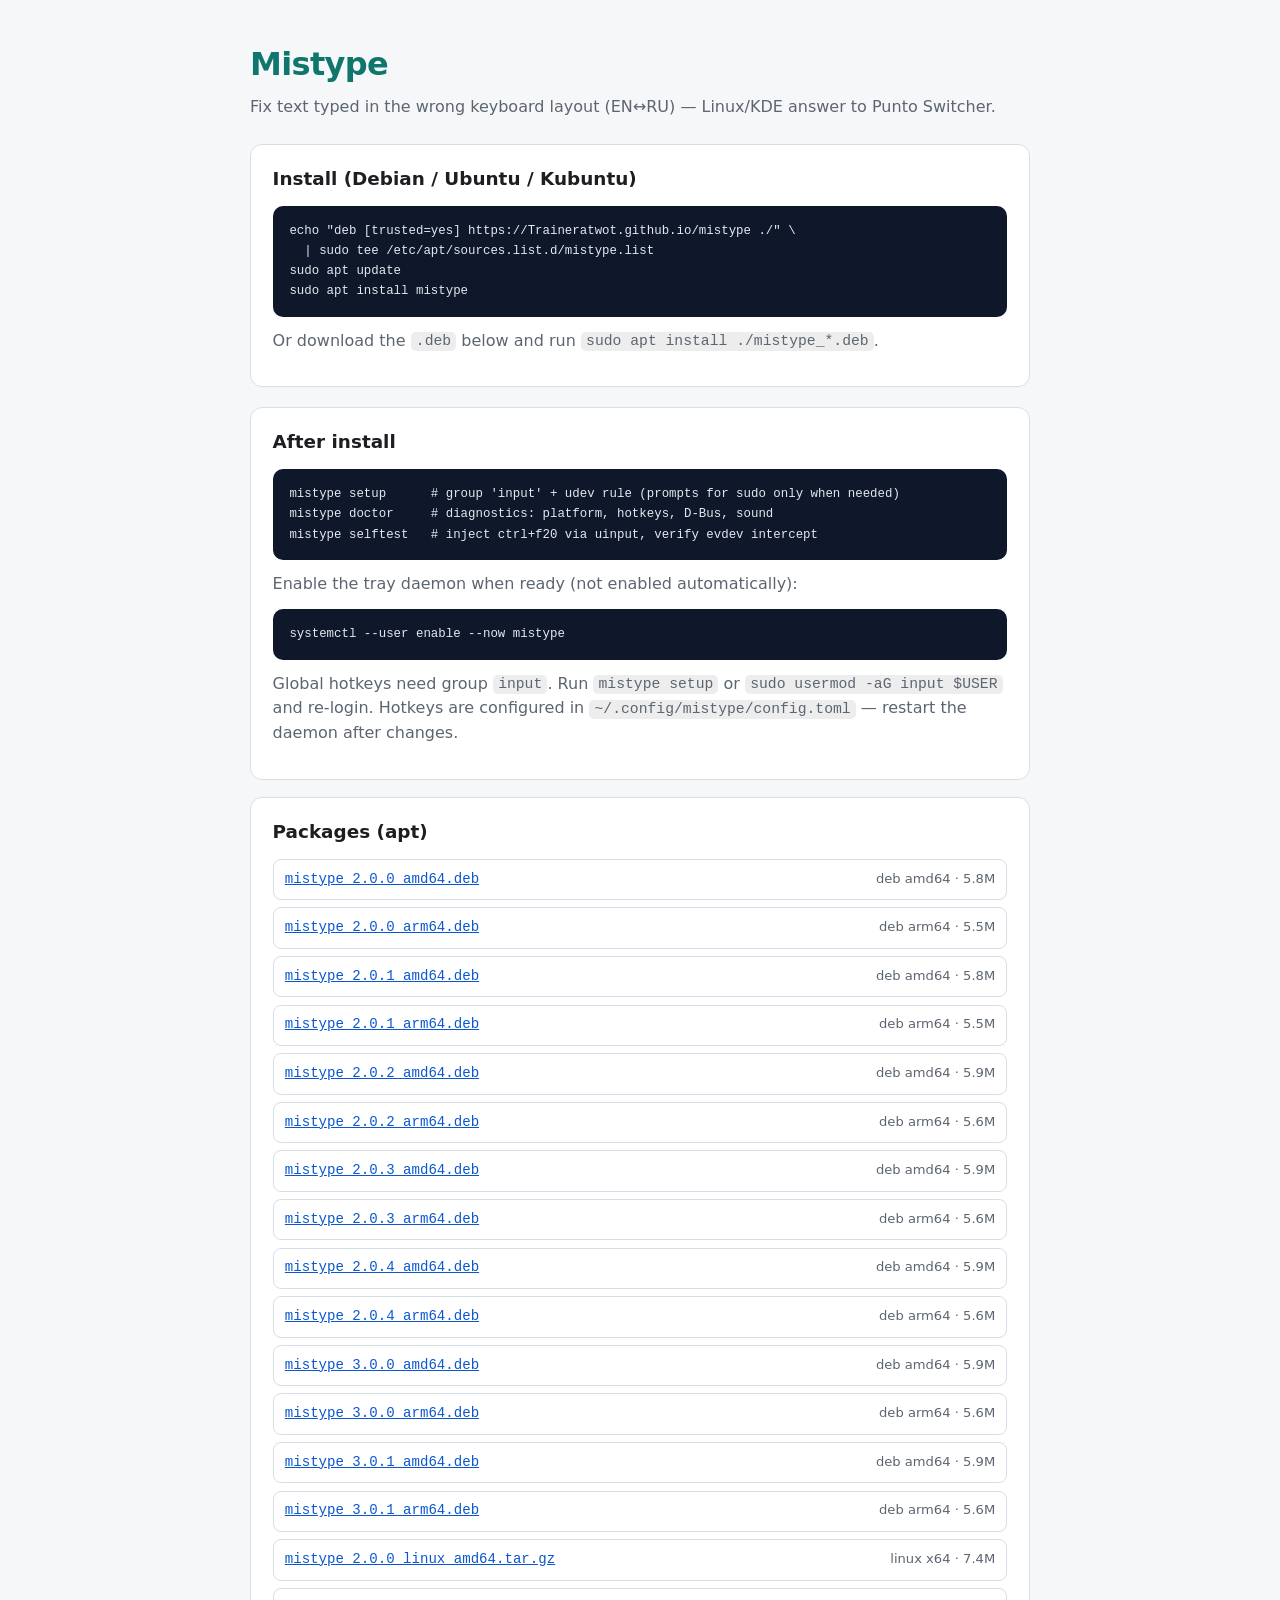
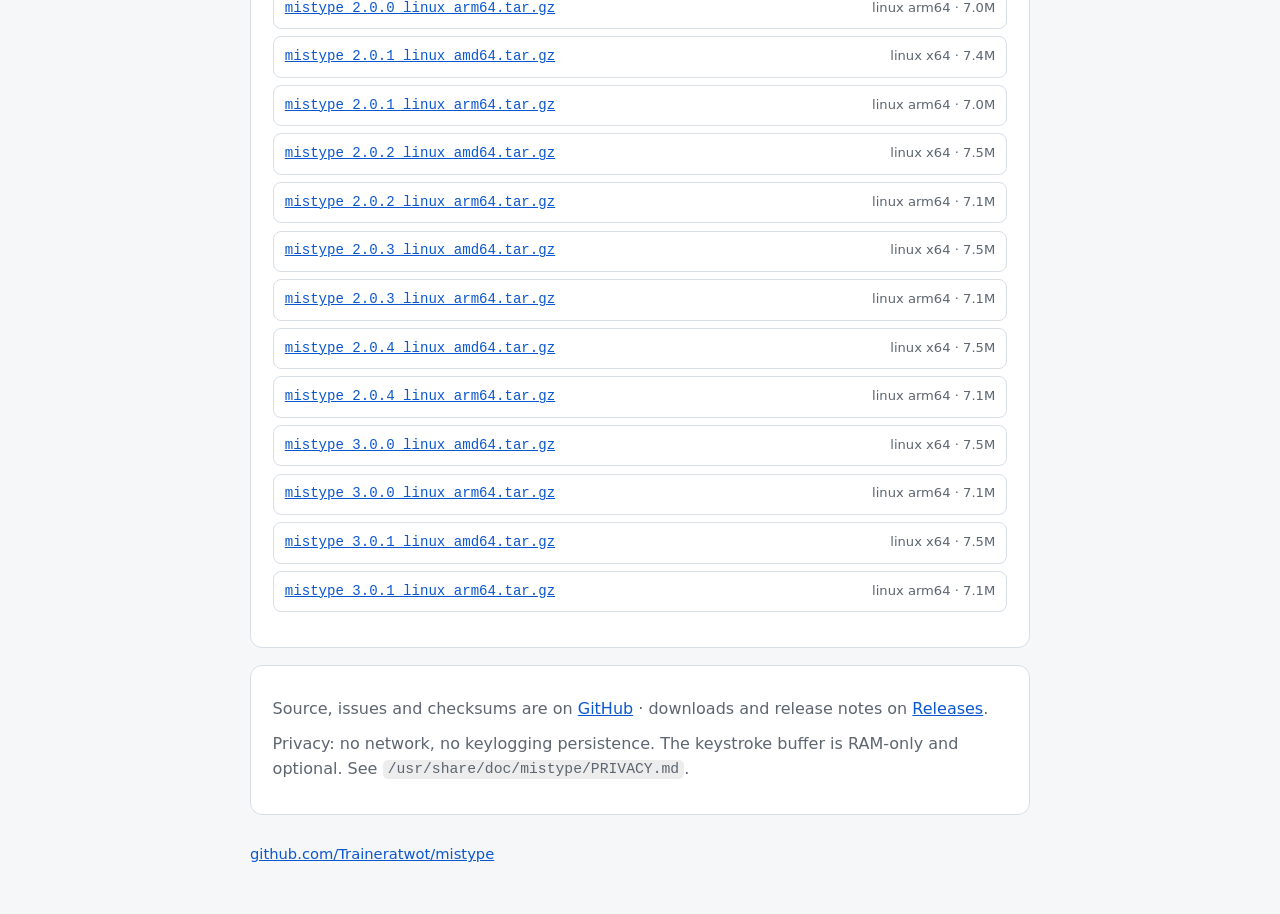
<file: index.html>
<!DOCTYPE html>
<html lang="en">
<head>
  <meta charset="utf-8">
  <meta name="viewport" content="width=device-width, initial-scale=1">
  <title>Mistype — apt repository</title>
  <link rel="stylesheet" href="style.css">
</head>
<body>
  <main class="wrap">
    <header>
      <h1>Mistype</h1>
      <p class="tagline">Fix text typed in the wrong keyboard layout (EN↔RU) — Linux/KDE answer to Punto Switcher.</p>
    </header>

    <section class="intro">
      <h2>Install (Debian / Ubuntu / Kubuntu)</h2>
      <pre><code>echo "deb [trusted=yes] https://Traineratwot.github.io/mistype ./" \
  | sudo tee /etc/apt/sources.list.d/mistype.list
sudo apt update
sudo apt install mistype</code></pre>
      <p class="muted">Or download the <code>.deb</code> below and run
        <code>sudo apt install ./mistype_*.deb</code>.</p>
    </section>

    <section>
      <h2>After install</h2>
      <pre><code>mistype setup      # group 'input' + udev rule (prompts for sudo only when needed)
mistype doctor     # diagnostics: platform, hotkeys, D-Bus, sound
mistype selftest   # inject ctrl+f20 via uinput, verify evdev intercept</code></pre>
      <p class="muted">Enable the tray daemon when ready (not enabled automatically):</p>
      <pre><code>systemctl --user enable --now mistype</code></pre>
      <p class="muted">Global hotkeys need group <code>input</code>. Run
        <code>mistype setup</code> or <code>sudo usermod -aG input $USER</code>
        and re-login. Hotkeys are configured in
        <code>~/.config/mistype/config.toml</code> — restart the daemon after changes.</p>
    </section>

    <section>
      <h2>Packages (apt)</h2>
      <ul class="packages">
<li><a class="name" href="pool/mistype_2.0.0_amd64.deb">mistype_2.0.0_amd64.deb</a><span class="meta">deb amd64 · 5.8M</span></li>
<li><a class="name" href="pool/mistype_2.0.0_arm64.deb">mistype_2.0.0_arm64.deb</a><span class="meta">deb arm64 · 5.5M</span></li>
<li><a class="name" href="pool/mistype_2.0.1_amd64.deb">mistype_2.0.1_amd64.deb</a><span class="meta">deb amd64 · 5.8M</span></li>
<li><a class="name" href="pool/mistype_2.0.1_arm64.deb">mistype_2.0.1_arm64.deb</a><span class="meta">deb arm64 · 5.5M</span></li>
<li><a class="name" href="pool/mistype_2.0.2_amd64.deb">mistype_2.0.2_amd64.deb</a><span class="meta">deb amd64 · 5.9M</span></li>
<li><a class="name" href="pool/mistype_2.0.2_arm64.deb">mistype_2.0.2_arm64.deb</a><span class="meta">deb arm64 · 5.6M</span></li>
<li><a class="name" href="pool/mistype_2.0.3_amd64.deb">mistype_2.0.3_amd64.deb</a><span class="meta">deb amd64 · 5.9M</span></li>
<li><a class="name" href="pool/mistype_2.0.3_arm64.deb">mistype_2.0.3_arm64.deb</a><span class="meta">deb arm64 · 5.6M</span></li>
<li><a class="name" href="pool/mistype_2.0.4_amd64.deb">mistype_2.0.4_amd64.deb</a><span class="meta">deb amd64 · 5.9M</span></li>
<li><a class="name" href="pool/mistype_2.0.4_arm64.deb">mistype_2.0.4_arm64.deb</a><span class="meta">deb arm64 · 5.6M</span></li>
<li><a class="name" href="pool/mistype_3.0.0_amd64.deb">mistype_3.0.0_amd64.deb</a><span class="meta">deb amd64 · 5.9M</span></li>
<li><a class="name" href="pool/mistype_3.0.0_arm64.deb">mistype_3.0.0_arm64.deb</a><span class="meta">deb arm64 · 5.6M</span></li>
<li><a class="name" href="pool/mistype_3.0.1_amd64.deb">mistype_3.0.1_amd64.deb</a><span class="meta">deb amd64 · 5.9M</span></li>
<li><a class="name" href="pool/mistype_3.0.1_arm64.deb">mistype_3.0.1_arm64.deb</a><span class="meta">deb arm64 · 5.6M</span></li>
<li><a class="name" href="downloads/mistype_2.0.0_linux_amd64.tar.gz">mistype_2.0.0_linux_amd64.tar.gz</a><span class="meta">linux x64 · 7.4M</span></li>
<li><a class="name" href="downloads/mistype_2.0.0_linux_arm64.tar.gz">mistype_2.0.0_linux_arm64.tar.gz</a><span class="meta">linux arm64 · 7.0M</span></li>
<li><a class="name" href="downloads/mistype_2.0.1_linux_amd64.tar.gz">mistype_2.0.1_linux_amd64.tar.gz</a><span class="meta">linux x64 · 7.4M</span></li>
<li><a class="name" href="downloads/mistype_2.0.1_linux_arm64.tar.gz">mistype_2.0.1_linux_arm64.tar.gz</a><span class="meta">linux arm64 · 7.0M</span></li>
<li><a class="name" href="downloads/mistype_2.0.2_linux_amd64.tar.gz">mistype_2.0.2_linux_amd64.tar.gz</a><span class="meta">linux x64 · 7.5M</span></li>
<li><a class="name" href="downloads/mistype_2.0.2_linux_arm64.tar.gz">mistype_2.0.2_linux_arm64.tar.gz</a><span class="meta">linux arm64 · 7.1M</span></li>
<li><a class="name" href="downloads/mistype_2.0.3_linux_amd64.tar.gz">mistype_2.0.3_linux_amd64.tar.gz</a><span class="meta">linux x64 · 7.5M</span></li>
<li><a class="name" href="downloads/mistype_2.0.3_linux_arm64.tar.gz">mistype_2.0.3_linux_arm64.tar.gz</a><span class="meta">linux arm64 · 7.1M</span></li>
<li><a class="name" href="downloads/mistype_2.0.4_linux_amd64.tar.gz">mistype_2.0.4_linux_amd64.tar.gz</a><span class="meta">linux x64 · 7.5M</span></li>
<li><a class="name" href="downloads/mistype_2.0.4_linux_arm64.tar.gz">mistype_2.0.4_linux_arm64.tar.gz</a><span class="meta">linux arm64 · 7.1M</span></li>
<li><a class="name" href="downloads/mistype_3.0.0_linux_amd64.tar.gz">mistype_3.0.0_linux_amd64.tar.gz</a><span class="meta">linux x64 · 7.5M</span></li>
<li><a class="name" href="downloads/mistype_3.0.0_linux_arm64.tar.gz">mistype_3.0.0_linux_arm64.tar.gz</a><span class="meta">linux arm64 · 7.1M</span></li>
<li><a class="name" href="downloads/mistype_3.0.1_linux_amd64.tar.gz">mistype_3.0.1_linux_amd64.tar.gz</a><span class="meta">linux x64 · 7.5M</span></li>
<li><a class="name" href="downloads/mistype_3.0.1_linux_arm64.tar.gz">mistype_3.0.1_linux_arm64.tar.gz</a><span class="meta">linux arm64 · 7.1M</span></li>
</ul>

    </section>

    <section>
      <p class="muted">Source, issues and checksums are on
        <a href="https://github.com/Traineratwot/mistype">GitHub</a> ·
        downloads and release notes on
        <a href="https://github.com/Traineratwot/mistype/releases">Releases</a>.</p>
      <p class="muted">Privacy: no network, no keylogging persistence. The keystroke buffer is
        RAM-only and optional. See <code>/usr/share/doc/mistype/PRIVACY.md</code>.</p>
    </section>

    <footer>
      <a href="https://github.com/Traineratwot/mistype">github.com/Traineratwot/mistype</a>
    </footer>
  </main>
</body>
</html>
</file>
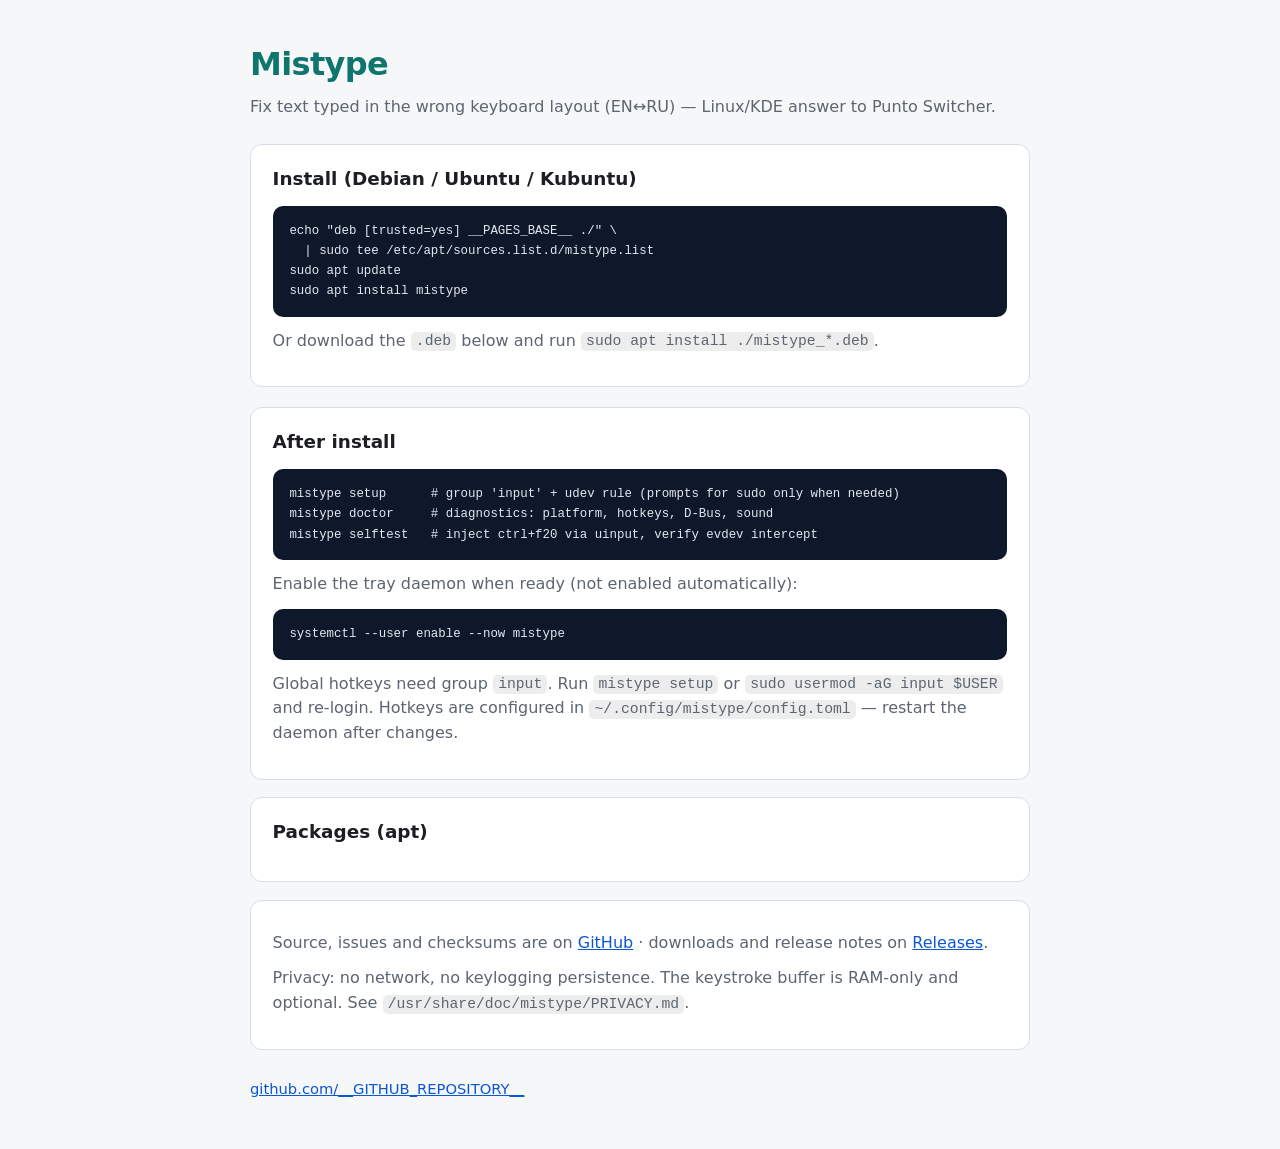
<file: pages/index.html>
<!DOCTYPE html>
<html lang="en">
<head>
  <meta charset="utf-8">
  <meta name="viewport" content="width=device-width, initial-scale=1">
  <title>Mistype — apt repository</title>
  <link rel="stylesheet" href="style.css">
</head>
<body>
  <main class="wrap">
    <header>
      <h1>Mistype</h1>
      <p class="tagline">Fix text typed in the wrong keyboard layout (EN↔RU) — Linux/KDE answer to Punto Switcher.</p>
    </header>

    <section class="intro">
      <h2>Install (Debian / Ubuntu / Kubuntu)</h2>
      <pre><code>echo "deb [trusted=yes] __PAGES_BASE__ ./" \
  | sudo tee /etc/apt/sources.list.d/mistype.list
sudo apt update
sudo apt install mistype</code></pre>
      <p class="muted">Or download the <code>.deb</code> below and run
        <code>sudo apt install ./mistype_*.deb</code>.</p>
    </section>

    <section>
      <h2>After install</h2>
      <pre><code>mistype setup      # group 'input' + udev rule (prompts for sudo only when needed)
mistype doctor     # diagnostics: platform, hotkeys, D-Bus, sound
mistype selftest   # inject ctrl+f20 via uinput, verify evdev intercept</code></pre>
      <p class="muted">Enable the tray daemon when ready (not enabled automatically):</p>
      <pre><code>systemctl --user enable --now mistype</code></pre>
      <p class="muted">Global hotkeys need group <code>input</code>. Run
        <code>mistype setup</code> or <code>sudo usermod -aG input $USER</code>
        and re-login. Hotkeys are configured in
        <code>~/.config/mistype/config.toml</code> — restart the daemon after changes.</p>
    </section>

    <section>
      <h2>Packages (apt)</h2>
      <!-- PACKAGES -->
    </section>

    <section>
      <p class="muted">Source, issues and checksums are on
        <a href="https://github.com/__GITHUB_REPOSITORY__">GitHub</a> ·
        downloads and release notes on
        <a href="https://github.com/__GITHUB_REPOSITORY__/releases">Releases</a>.</p>
      <p class="muted">Privacy: no network, no keylogging persistence. The keystroke buffer is
        RAM-only and optional. See <code>/usr/share/doc/mistype/PRIVACY.md</code>.</p>
    </section>

    <footer>
      <a href="https://github.com/__GITHUB_REPOSITORY__">github.com/__GITHUB_REPOSITORY__</a>
    </footer>
  </main>
</body>
</html>
</file>
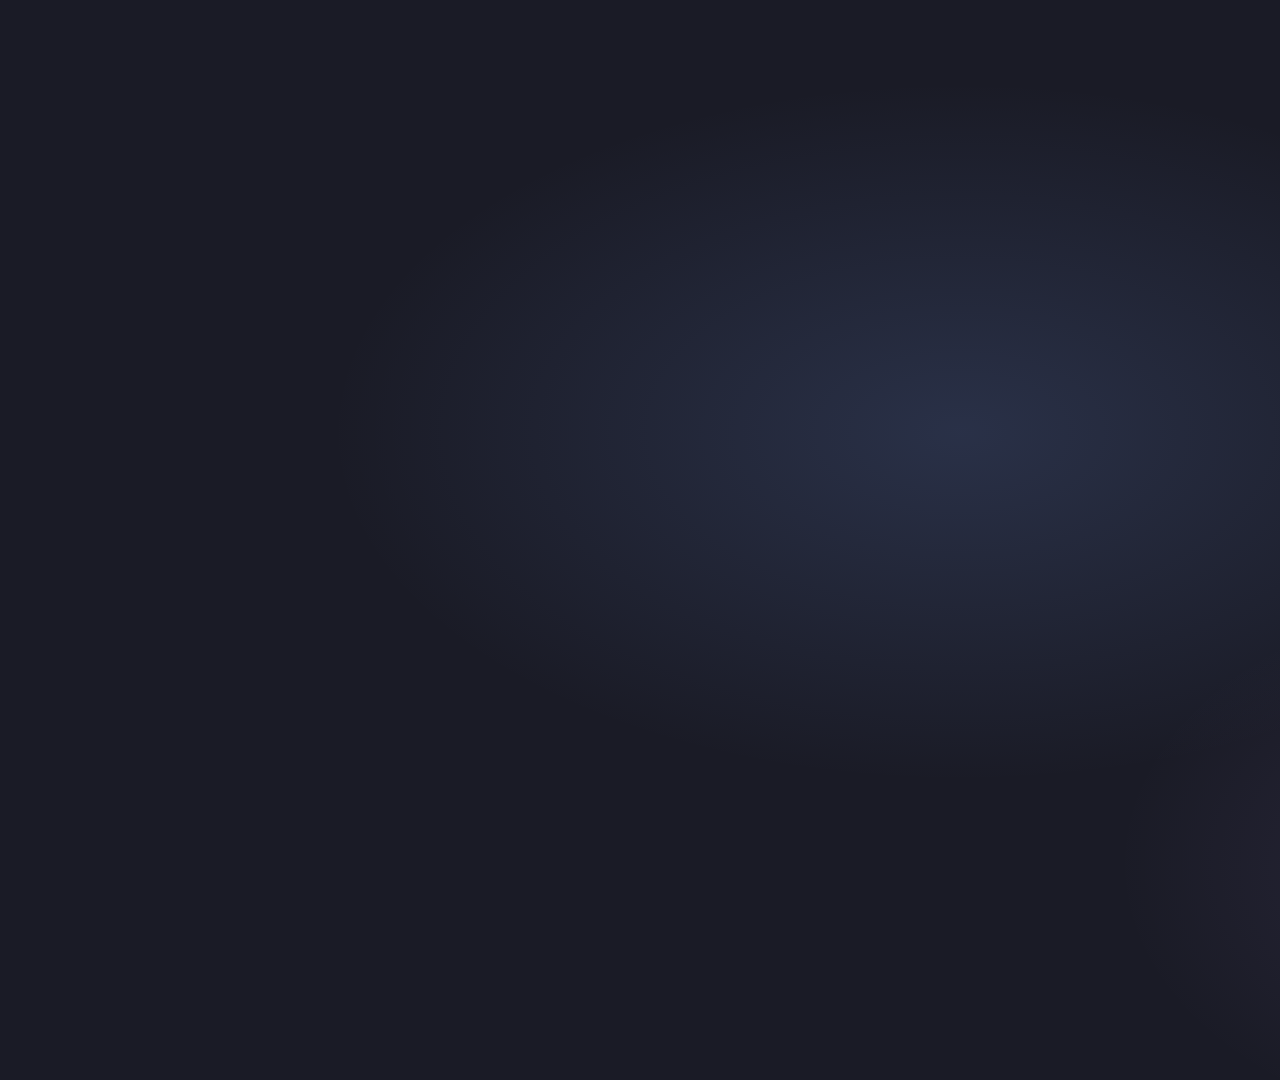
<file: demo/mistype-demo.html>
<!DOCTYPE html>
<html lang="ru">
<head>
<meta charset="utf-8">
<title>Mistype demo</title>
<style>
  :root {
    --bg: #1a1b26;
    --bg2: #16161e;
    --panel: #24283b;
    --panel2: #2a2f45;
    --ink: #c0caf5;
    --dim: #787c99;
    --accent: #7aa2f7;
    --green: #9ece6a;
    --yellow: #e0af68;
    --purple: #bb9af7;
    --selection: rgba(122, 162, 247, 0.35);
    --shadow: 0 18px 50px rgba(0,0,0,0.45);
  }
  * { box-sizing: border-box; margin: 0; padding: 0; }
  html, body {
    width: 1920px; height: 1080px; overflow: hidden;
    background: var(--bg);
    color: var(--ink);
    font-family: "Noto Sans", "DejaVu Sans", "Segoe UI", system-ui, sans-serif;
    -webkit-font-smoothing: antialiased;
  }
  #stage { position: relative; width: 1920px; height: 1080px; overflow: hidden; }

  .panel {
    background: linear-gradient(180deg, var(--panel) 0%, var(--panel2) 100%);
    border: 1px solid rgba(255,255,255,0.07);
    border-radius: 16px;
    box-shadow: var(--shadow);
  }
  .titlebar {
    display: flex; align-items: center; gap: 12px;
    padding: 14px 18px;
    border-bottom: 1px solid rgba(255,255,255,0.06);
    color: var(--dim);
    font-size: 18px;
  }
  .dots { display: flex; gap: 8px; }
  .dots i { width: 12px; height: 12px; border-radius: 50%; display: block; }
  .dots i:nth-child(1) { background: #f7768e; }
  .dots i:nth-child(2) { background: #e0af68; }
  .dots i:nth-child(3) { background: #9ece6a; }

  .scene {
    position: absolute; inset: 0;
    opacity: 0; visibility: hidden;
  }
  .scene.on { opacity: 1; visibility: visible; }

  /* ---------- intro / outro ---------- */
  .center-wrap {
    position: absolute; inset: 0;
    display: flex; flex-direction: column;
    align-items: center; justify-content: center;
    gap: 28px;
    background:
      radial-gradient(ellipse 900px 500px at 50% 40%, rgba(122,162,247,0.16), transparent 70%),
      radial-gradient(ellipse 600px 400px at 80% 80%, rgba(187,154,247,0.10), transparent 70%),
      var(--bg);
  }
  .logo-orb {
    width: 220px; height: 220px;
    border-radius: 52px;
    display: flex; align-items: center; justify-content: center;
    background: radial-gradient(circle at 35% 30%, rgba(122,162,247,0.28), rgba(187,154,247,0.12) 60%, transparent 75%);
    filter: drop-shadow(0 22px 50px rgba(122,162,247,0.35));
  }
  .logo-orb svg { width: 200px; height: 200px; display: block; }
  .center-wrap h1 {
    font-size: 84px; font-weight: 800; letter-spacing: -2px;
    background: linear-gradient(90deg, #c0caf5, #7dcfff);
    -webkit-background-clip: text; background-clip: text; color: transparent;
  }
  .center-wrap .sub {
    font-size: 30px; color: var(--dim); text-align: center; line-height: 1.4;
    max-width: 1000px;
  }
  .center-wrap .sub b { color: var(--ink); font-weight: 600; }

  /* ---------- desk / editor ---------- */
  .desk {
    position: absolute; inset: 0;
    background:
      radial-gradient(ellipse 1000px 600px at 70% 20%, rgba(122,162,247,0.12), transparent 60%),
      linear-gradient(160deg, #1f2335 0%, #16161e 55%, #1a1b26 100%);
  }
  .window {
    position: absolute;
    left: 140px; top: 140px;
    width: 1180px; height: 680px;
  }
  .editor-body {
    padding: 40px 44px;
    font-family: "DejaVu Sans Mono", "JetBrains Mono", "Noto Sans Mono", monospace;
    font-size: 36px;
    line-height: 1.85;
    color: #a9b1d6;
  }
  .ln { display: flex; gap: 28px; min-height: 1.85em; }
  .ln .num { color: #4a5070; min-width: 36px; text-align: right; user-select: none; }
  .typed { white-space: pre-wrap; min-height: 1.85em; }
  .sel {
    background: var(--selection);
    border-radius: 4px;
    padding: 2px 4px;
    box-shadow: 0 0 0 1px rgba(122,162,247,0.45);
  }
  .caret {
    display: inline-block;
    width: 3px; height: 1.05em;
    background: var(--accent);
    vertical-align: text-bottom;
    margin-left: 2px;
    opacity: 0;
  }
  .caret.blink { opacity: 1; }

  /* side caption */
  .caption {
    position: absolute;
    left: 1380px; top: 200px;
    width: 420px;
    padding: 28px 30px;
    border-radius: 18px;
    background: rgba(36, 40, 59, 0.92);
    border: 1px solid rgba(255,255,255,0.08);
    box-shadow: var(--shadow);
  }
  .caption .kicker {
    font-size: 15px; letter-spacing: 2px; text-transform: uppercase;
    color: var(--accent); margin-bottom: 12px; font-weight: 700;
  }
  .caption h2 {
    font-size: 34px; line-height: 1.25; margin-bottom: 12px; font-weight: 700;
  }
  .caption p {
    font-size: 21px; line-height: 1.45; color: var(--dim);
  }
  .caption p b { color: var(--ink); font-weight: 600; }

  /* hotkey chip */
  .hotkey {
    position: absolute;
    left: 1380px; top: 620px;
    width: 420px;
    padding: 22px 24px;
    border-radius: 16px;
    background: rgba(22, 22, 30, 0.95);
    border: 1px solid rgba(122,162,247,0.35);
    box-shadow: 0 12px 40px rgba(0,0,0,0.35);
    opacity: 0;
  }
  .hotkey .label {
    font-size: 14px; letter-spacing: 1.5px; text-transform: uppercase;
    color: var(--dim); margin-bottom: 14px;
  }
  .keys { display: flex; flex-wrap: wrap; gap: 10px; align-items: center; }
  .key {
    min-width: 64px;
    padding: 12px 16px;
    border-radius: 12px;
    background: linear-gradient(180deg, #2f3550, #24283b);
    border: 1px solid rgba(255,255,255,0.12);
    border-bottom-width: 3px;
    color: var(--ink);
    font-family: "DejaVu Sans Mono", monospace;
    font-size: 22px;
    font-weight: 600;
    text-align: center;
  }
  .key.down {
    transform: translateY(2px);
    background: linear-gradient(180deg, #7aa2f7, #5d82d8);
    color: #16161e;
    border-color: #9bb7f8;
  }
  .plus { color: var(--dim); font-size: 22px; font-weight: 600; }

  /* taskbar / tray */
  .taskbar {
    position: absolute;
    left: 0; right: 0; bottom: 0;
    height: 64px;
    background: rgba(22, 22, 30, 0.92);
    border-top: 1px solid rgba(255,255,255,0.06);
    display: flex; align-items: center;
    padding: 0 28px;
    justify-content: flex-end;
    gap: 18px;
    z-index: 20;
  }
  .tray-icon {
    width: 40px; height: 40px; border-radius: 10px;
    display: flex; align-items: center; justify-content: center;
    position: relative;
    background: rgba(255,255,255,0.04);
  }
  .tray-icon svg { width: 34px; height: 34px; display: block; }
  .tray-icon.flash {
    box-shadow: 0 0 0 5px rgba(224,175,104,0.40), 0 0 28px rgba(224,175,104,0.75);
    background: rgba(224,175,104,0.18);
  }
  .tray-icon.busy {
    box-shadow: 0 0 0 5px rgba(224,175,104,0.35), 0 0 28px rgba(224,175,104,0.65);
    background: rgba(224,175,104,0.16);
  }
  .tray-icon.busy svg { filter: sepia(1) saturate(2.2) hue-rotate(-10deg) brightness(1.05); }
  .clock {
    color: var(--dim); font-size: 18px; font-variant-numeric: tabular-nums;
    min-width: 72px;
  }

  /* outro */
  .outro-wrap {
    position: absolute; inset: 0;
    display: flex; flex-direction: column;
    align-items: center; justify-content: center;
    gap: 36px;
    background:
      radial-gradient(ellipse 900px 500px at 50% 35%, rgba(187,154,247,0.14), transparent 70%),
      var(--bg);
  }
  .outro-wrap h1 {
    font-size: 64px; font-weight: 800; letter-spacing: -1.5px;
  }
  .cheat {
    display: grid;
    grid-template-columns: 1fr 1fr;
    gap: 16px 40px;
    width: 1100px;
  }
  .cheat-row {
    display: flex; align-items: center; justify-content: space-between;
    padding: 20px 26px;
    background: rgba(36, 40, 59, 0.85);
    border: 1px solid rgba(255,255,255,0.08);
    border-radius: 14px;
  }
  .cheat-row .what { font-size: 24px; color: var(--ink); }
  .cheat-row .combo { display: flex; gap: 8px; }
  .cheat-row .key {
    min-width: 48px; padding: 8px 12px; font-size: 18px; border-radius: 10px;
  }
  .outro-note { font-size: 22px; color: var(--dim); }
  .outro-note b { color: var(--accent); font-weight: 600; }

  #progress {
    position: absolute; left: 0; top: 0; height: 5px; width: 0;
    background: linear-gradient(90deg, #7aa2f7, #bb9af7, #7dcfff);
    z-index: 50;
    opacity: 0.85;
  }
</style>
</head>
<body>
<!-- shared icon: assets/icons/mistype.svg -->
<svg width="0" height="0" style="position:absolute" aria-hidden="true">
  <symbol id="mistype-icon" viewBox="0 0 64 64">
    <rect x="4" y="12" width="56" height="40" rx="8" fill="#2b2e3b"/>
    <rect x="8" y="16" width="48" height="32" rx="6" fill="#3d4254"/>
    <rect x="12" y="22" width="14" height="10" rx="2" fill="#5b9cff"/>
    <rect x="38" y="22" width="14" height="10" rx="2" fill="#ff7a59"/>
    <path d="M28 27h8m0 0l-3-3m3 3l-3 3" stroke="#e8eaf0" stroke-width="2" fill="none" stroke-linecap="round" stroke-linejoin="round"/>
    <path d="M36 37h-8m0 0l3-3m-3 3l3 3" stroke="#e8eaf0" stroke-width="2" fill="none" stroke-linecap="round" stroke-linejoin="round"/>
    <rect x="16" y="38" width="32" height="6" rx="2" fill="#5a6078"/>
  </symbol>
</svg>

<div id="stage">
  <div id="progress"></div>

  <!-- ============ INTRO ============ -->
  <section class="scene" id="scene-intro">
    <div class="center-wrap" id="intro-wrap">
      <div class="logo-orb" id="intro-logo">
        <svg viewBox="0 0 64 64"><use href="#mistype-icon"/></svg>
      </div>
      <h1>Mistype</h1>
      <div class="sub">
        Раскладка <b>EN↔RU</b> и <b>LLM-чистка</b> выделенного<br>
        для KDE Plasma 6
      </div>
    </div>
  </section>

  <!-- ============ EDITOR ============ -->
  <section class="scene" id="scene-app">
    <div class="desk" id="desk">
      <div class="window panel">
        <div class="titlebar">
          <div class="dots"><i></i><i></i><i></i></div>
          <div>заметки.md</div>
        </div>
        <div class="editor-body">
          <div class="ln">
            <div class="num">1</div>
            <div class="typed"><span id="text1"></span><span class="caret" id="caret1"></span></div>
          </div>
          <div class="ln">
            <div class="num">2</div>
            <div class="typed"><span id="text2"></span><span class="caret" id="caret2"></span></div>
          </div>
        </div>
      </div>

      <div class="caption">
        <div class="kicker" id="cap-kicker"></div>
        <h2 id="cap-title"></h2>
        <p id="cap-body"></p>
      </div>

      <div class="hotkey" id="hotkey">
        <div class="label">Горячая клавиша</div>
        <div class="keys" id="keys"></div>
      </div>

      <div class="taskbar">
        <div class="tray-icon" id="tray">
          <svg viewBox="0 0 64 64"><use href="#mistype-icon"/></svg>
        </div>
        <div class="clock">12:41</div>
      </div>
    </div>
  </section>

  <!-- ============ OUTRO ============ -->
  <section class="scene" id="scene-outro">
    <div class="outro-wrap" id="outro-wrap">
      <h1>Одна клавиша — и текст в порядке</h1>
      <div class="cheat" id="cheat"></div>
      <div class="outro-note">Трей · настройки · <b>Plasma-виджет</b> с историей LLM</div>
    </div>
  </section>
</div>

<script>
(function () {
  const DURATION = 18.5;

  const $ = (id) => document.getElementById(id);
  const clamp = (v, a, b) => Math.max(a, Math.min(b, v));
  const range = (t, a, b) => clamp((t - a) / (b - a), 0, 1);
  const ease = (x) => 1 - Math.pow(1 - x, 3);

  function setScene(id, on) {
    $(id).classList.toggle('on', on);
  }

  function setKeys(list, pressedIdx) {
    const box = $('keys');
    box.innerHTML = '';
    list.forEach((k, i) => {
      if (i > 0) {
        const p = document.createElement('span');
        p.className = 'plus';
        p.textContent = '+';
        box.appendChild(p);
      }
      const el = document.createElement('div');
      el.className = 'key' + (pressedIdx === i || pressedIdx === -1 ? ' down' : '');
      el.textContent = k;
      box.appendChild(el);
    });
  }

  function setCheat() {
    const rows = [
      { what: 'Исправить раскладку', keys: ['Ctrl', 'Alt', 'R'] },
      { what: 'LLM-исправление', keys: ['Alt', 'R'] },
      { what: 'Отменить замену', keys: ['Backspace'] },
      { what: 'Пауза / включить', keys: ['Ctrl', 'Alt', 'T'] },
    ];
    const root = $('cheat');
    if (root.childElementCount) return;
    rows.forEach((r) => {
      const row = document.createElement('div');
      row.className = 'cheat-row';
      const w = document.createElement('div');
      w.className = 'what';
      w.textContent = r.what;
      const c = document.createElement('div');
      c.className = 'combo';
      r.keys.forEach((k) => {
        const el = document.createElement('div');
        el.className = 'key';
        el.textContent = k;
        c.appendChild(el);
      });
      row.appendChild(w);
      row.appendChild(c);
      root.appendChild(row);
    });
  }

  function showHotkey(opacity, y) {
    const el = $('hotkey');
    el.style.opacity = String(opacity || 0);
    if (y != null) el.style.top = y + 'px';
  }

  function trayState(state) {
    $('tray').className = 'tray-icon' + (state ? ' ' + state : '');
  }

  function escapeHtml(s) {
    return s.replace(/&/g, '&amp;').replace(/</g, '&lt;').replace(/>/g, '&gt;');
  }

  function setLine(n, html) {
    $('text' + n).innerHTML = html;
  }

  function typeInto(spanId, text, n, selected) {
    const shown = text.slice(0, Math.max(0, n));
    const rest = text.slice(Math.max(0, n));
    if (selected) {
      $(spanId).innerHTML = '<span class="sel">' + escapeHtml(shown) + '</span>' + escapeHtml(rest);
    } else {
      $(spanId).textContent = shown;
    }
  }

  function blinkCaret(id, on) {
    $(id).classList.toggle('blink', on);
  }

  function setCaption(kicker, title, body) {
    $('cap-kicker').textContent = kicker;
    $('cap-title').textContent = title;
    $('cap-body').innerHTML = body;
  }

  // hard swap at midpoint — the app replaces text instantly, no crossfade
  function morphLine(n, from, to, m) {
    const text = m < 0.5 ? from : to;
    setLine(n, '<span class="sel">' + escapeHtml(text) + '</span>');
  }

  // ---- content ----
  const WRONG = 'ghbdtn vbh';
  const RIGHT = 'привет мир';
  const MESSY = 'ну это самое, кароче надо сделать штото';
  const CLEAN = 'Нужно сделать кое-что важное.';

  function seek(t) {
    $('progress').style.width = (t / DURATION * 100) + '%';

    // ========== INTRO 0–2.2 ==========
    if (t < 2.2) {
      setScene('scene-intro', true);
      setScene('scene-app', false);
      setScene('scene-outro', false);

      const a = ease(range(t, 0.05, 0.7));
      const logo = $('intro-logo');
      const h1 = document.querySelector('#intro-wrap h1');
      const sub = document.querySelector('#intro-wrap .sub');
      logo.style.transform = 'scale(' + (0.9 + 0.1 * a) + ')';
      logo.style.opacity = String(a);
      h1.style.opacity = String(ease(range(t, 0.2, 0.85)));
      h1.style.transform = 'translateY(' + (1 - ease(range(t, 0.2, 0.85))) * 22 + 'px)';
      sub.style.opacity = String(ease(range(t, 0.45, 1.1)));
      $('intro-wrap').style.opacity = String(1 - range(t, 1.9, 2.2));
      return;
    }

    // ========== APP 2.2–16.0 ==========
    if (t < 16.0) {
      setScene('scene-intro', false);
      setScene('scene-app', true);
      setScene('scene-outro', false);
      $('intro-wrap').style.opacity = '1';

      blinkCaret('caret1', false);
      blinkCaret('caret2', false);
      showHotkey(0);
      trayState('');

      // ----- A: convert  2.2–7.5 -----
      if (t < 7.5) {
        setLine(1, '');
        setLine(2, '');
        setCaption(
          'Раскладка',
          'Не та раскладка',
          'Выделите текст и нажмите <b>Ctrl+Alt+R</b> — Mistype перевернёт EN↔RU.'
        );

        // type wrong 2.4–3.9
        if (t < 3.9) {
          const n = Math.floor(range(t, 2.4, 3.9) * WRONG.length);
          typeInto('text1', WRONG, n, false);
          blinkCaret('caret1', Math.floor(t * 2) % 2 === 0);
        }

        // select 3.9–5.3
        if (t >= 3.9 && t < 5.3) {
          typeInto('text1', WRONG, WRONG.length, t >= 4.2);
        }

        // hotkey chip 4.3–5.9
        if (t >= 4.3 && t < 5.9) {
          showHotkey(ease(range(t, 4.3, 4.7)), 620);
          if (t < 5.35) {
            const idx = t < 4.7 ? 0 : t < 5.0 ? 1 : t < 5.3 ? 2 : -1;
            setKeys(['Ctrl', 'Alt', 'R'], idx);
          } else {
            setKeys(['Ctrl', 'Alt', 'R'], -1);
          }
        }

        // morph + tray flash 5.3–6.4
        if (t >= 5.3) {
          morphLine(1, WRONG, RIGHT, ease(range(t, 5.3, 6.1)));
          if (t >= 5.35 && t < 6.4) {
            trayState(Math.floor((t - 5.35) * 6) % 2 === 0 ? 'flash' : '');
          }
        }
      }

      // ----- B: LLM  7.5–13.0 -----
      else if (t < 13.0) {
        setLine(1, escapeHtml(RIGHT));
        setLine(2, '');
        setCaption(
          'LLM',
          'Чистка выделенного',
          '<b>Alt+R</b> отправляет выделенное в LLM и заменяет результатом.'
        );

        // type messy 7.6–9.1
        if (t < 9.1) {
          const n = Math.floor(range(t, 7.6, 9.1) * MESSY.length);
          typeInto('text2', MESSY, n, false);
          blinkCaret('caret2', Math.floor(t * 2) % 2 === 0);
        }

        // select 9.1–11.8
        if (t >= 9.1 && t < 11.8) {
          setLine(2, '<span class="sel">' + escapeHtml(MESSY) + '</span>');
        }

        // hotkey Alt+R 9.4–11.2
        if (t >= 9.4 && t < 11.2) {
          showHotkey(ease(range(t, 9.4, 9.8)), 620);
          if (t < 10.3) setKeys(['Alt', 'R'], t < 9.9 ? 0 : 1);
          else setKeys(['Alt', 'R'], -1);
        }

        // tray busy while "LLM thinks" 10.2–11.8
        if (t >= 10.2 && t < 11.8) {
          trayState(Math.floor((t - 10.2) * 4) % 2 === 0 ? 'busy' : '');
        }

        // morph + flash 11.8–12.9
        if (t >= 11.8) {
          morphLine(2, MESSY, CLEAN, ease(range(t, 11.8, 12.6)));
          if (t >= 11.85 && t < 12.9) {
            trayState(Math.floor((t - 11.85) * 6) % 2 === 0 ? 'flash' : '');
          }
        }
      }

      // ----- C: undo  13.0–16.0 -----
      else {
        setLine(1, escapeHtml(RIGHT));
        setCaption(
          'Отмена',
          'Откат замены',
          'Одна <b>Backspace</b> в течение ~4 с возвращает исходный текст.'
        );

        setLine(2, '<span class="sel">' + escapeHtml(CLEAN) + '</span>');

        // hotkey Backspace 13.2–14.2
        if (t >= 13.2 && t < 14.2) {
          showHotkey(ease(range(t, 13.2, 13.55)), 620);
          setKeys(['Backspace'], t < 13.85 ? 0 : -1);
        }

        // undo morph + flash 14.1–15.2
        if (t >= 14.1) {
          morphLine(2, CLEAN, MESSY, ease(range(t, 14.1, 14.9)));
          if (t >= 14.15 && t < 15.2) {
            trayState(Math.floor((t - 14.15) * 6) % 2 === 0 ? 'flash' : '');
          }
        }
      }

      $('desk').style.opacity = String(1 - range(t, 15.6, 16.0));
      return;
    }

    // ========== OUTRO 16.0–18.5 ==========
    setScene('scene-intro', false);
    setScene('scene-app', false);
    setScene('scene-outro', true);
    $('desk').style.opacity = '1';
    setCheat();
    const o = ease(range(t, 16.0, 16.7));
    $('outro-wrap').style.opacity = String(o);
    document.querySelector('#outro-wrap h1').style.transform =
      'translateY(' + (1 - o) * 18 + 'px)';
  }

  window.__seek = seek;
  window.__DURATION = DURATION;
  seek(0);
})();
</script>
</body>
</html>
</file>
<file: style.css>
:root {
  color-scheme: light dark;
  --bg: #f6f7f9;
  --fg: #1c1e21;
  --muted: #5c6570;
  --card: #ffffff;
  --border: #d8dee6;
  --accent: #0b57d0;
  --brand: #0f766e;
  --code-bg: #0f172a;
  --code-fg: #e2e8f0;
}

@media (prefers-color-scheme: dark) {
  :root {
    --bg: #0f141a;
    --fg: #e8eaed;
    --muted: #9aa4b2;
    --card: #171d25;
    --border: #2a3441;
    --accent: #7ab0ff;
    --brand: #5eead4;
    --code-bg: #0b1220;
    --code-fg: #dbe7ff;
  }
}

* { box-sizing: border-box; }

body {
  margin: 0;
  font: 16px/1.55 system-ui, -apple-system, "Segoe UI", Roboto, sans-serif;
  background: var(--bg);
  color: var(--fg);
}

.wrap {
  max-width: 820px;
  margin: 0 auto;
  padding: 2.5rem 1.25rem 3rem;
}

header h1 {
  margin: 0 0 .35rem;
  font-size: 2rem;
  letter-spacing: -0.02em;
  color: var(--brand);
}

.tagline {
  margin: 0 0 1.5rem;
  color: var(--muted);
}

section {
  background: var(--card);
  border: 1px solid var(--border);
  border-radius: 12px;
  padding: 1.25rem 1.35rem 1.4rem;
  margin-bottom: 1.1rem;
}

.intro { margin-bottom: 1.25rem; }

h2 {
  margin: 0 0 .75rem;
  font-size: 1.15rem;
}

p { margin: .65rem 0; }

a { color: var(--accent); }

pre {
  margin: .75rem 0;
  padding: 0.95rem 1.05rem;
  background: var(--code-bg);
  color: var(--code-fg);
  border-radius: 10px;
  overflow-x: auto;
  font: 13.5px/1.5 ui-monospace, SFMono-Regular, Menlo, Consolas, monospace;
}

code {
  font: 0.92em ui-monospace, SFMono-Regular, Menlo, Consolas, monospace;
}

p code, li code {
  background: rgba(127, 127, 127, 0.14);
  padding: 0.1em 0.35em;
  border-radius: 5px;
}

ul.packages {
  list-style: none;
  padding: 0;
  margin: 0.75rem 0;
}

ul.packages li {
  display: flex;
  flex-wrap: wrap;
  gap: 0.35rem 0.75rem;
  align-items: baseline;
  padding: 0.55rem 0.7rem;
  border: 1px solid var(--border);
  border-radius: 8px;
  margin-bottom: 0.45rem;
}

ul.packages .name {
  font-family: ui-monospace, SFMono-Regular, Menlo, Consolas, monospace;
  font-size: 0.88rem;
  word-break: break-all;
}

ul.packages .meta {
  color: var(--muted);
  font-size: 0.82rem;
  margin-left: auto;
  white-space: nowrap;
}

.muted { color: var(--muted); }

footer {
  margin-top: 1.75rem;
  color: var(--muted);
  font-size: 0.92rem;
}
</file>
<file: pages/style.css>
:root {
  color-scheme: light dark;
  --bg: #f6f7f9;
  --fg: #1c1e21;
  --muted: #5c6570;
  --card: #ffffff;
  --border: #d8dee6;
  --accent: #0b57d0;
  --brand: #0f766e;
  --code-bg: #0f172a;
  --code-fg: #e2e8f0;
}

@media (prefers-color-scheme: dark) {
  :root {
    --bg: #0f141a;
    --fg: #e8eaed;
    --muted: #9aa4b2;
    --card: #171d25;
    --border: #2a3441;
    --accent: #7ab0ff;
    --brand: #5eead4;
    --code-bg: #0b1220;
    --code-fg: #dbe7ff;
  }
}

* { box-sizing: border-box; }

body {
  margin: 0;
  font: 16px/1.55 system-ui, -apple-system, "Segoe UI", Roboto, sans-serif;
  background: var(--bg);
  color: var(--fg);
}

.wrap {
  max-width: 820px;
  margin: 0 auto;
  padding: 2.5rem 1.25rem 3rem;
}

header h1 {
  margin: 0 0 .35rem;
  font-size: 2rem;
  letter-spacing: -0.02em;
  color: var(--brand);
}

.tagline {
  margin: 0 0 1.5rem;
  color: var(--muted);
}

section {
  background: var(--card);
  border: 1px solid var(--border);
  border-radius: 12px;
  padding: 1.25rem 1.35rem 1.4rem;
  margin-bottom: 1.1rem;
}

.intro { margin-bottom: 1.25rem; }

h2 {
  margin: 0 0 .75rem;
  font-size: 1.15rem;
}

p { margin: .65rem 0; }

a { color: var(--accent); }

pre {
  margin: .75rem 0;
  padding: 0.95rem 1.05rem;
  background: var(--code-bg);
  color: var(--code-fg);
  border-radius: 10px;
  overflow-x: auto;
  font: 13.5px/1.5 ui-monospace, SFMono-Regular, Menlo, Consolas, monospace;
}

code {
  font: 0.92em ui-monospace, SFMono-Regular, Menlo, Consolas, monospace;
}

p code, li code {
  background: rgba(127, 127, 127, 0.14);
  padding: 0.1em 0.35em;
  border-radius: 5px;
}

ul.packages {
  list-style: none;
  padding: 0;
  margin: 0.75rem 0;
}

ul.packages li {
  display: flex;
  flex-wrap: wrap;
  gap: 0.35rem 0.75rem;
  align-items: baseline;
  padding: 0.55rem 0.7rem;
  border: 1px solid var(--border);
  border-radius: 8px;
  margin-bottom: 0.45rem;
}

ul.packages .name {
  font-family: ui-monospace, SFMono-Regular, Menlo, Consolas, monospace;
  font-size: 0.88rem;
  word-break: break-all;
}

ul.packages .meta {
  color: var(--muted);
  font-size: 0.82rem;
  margin-left: auto;
  white-space: nowrap;
}

.muted { color: var(--muted); }

footer {
  margin-top: 1.75rem;
  color: var(--muted);
  font-size: 0.92rem;
}
</file>
